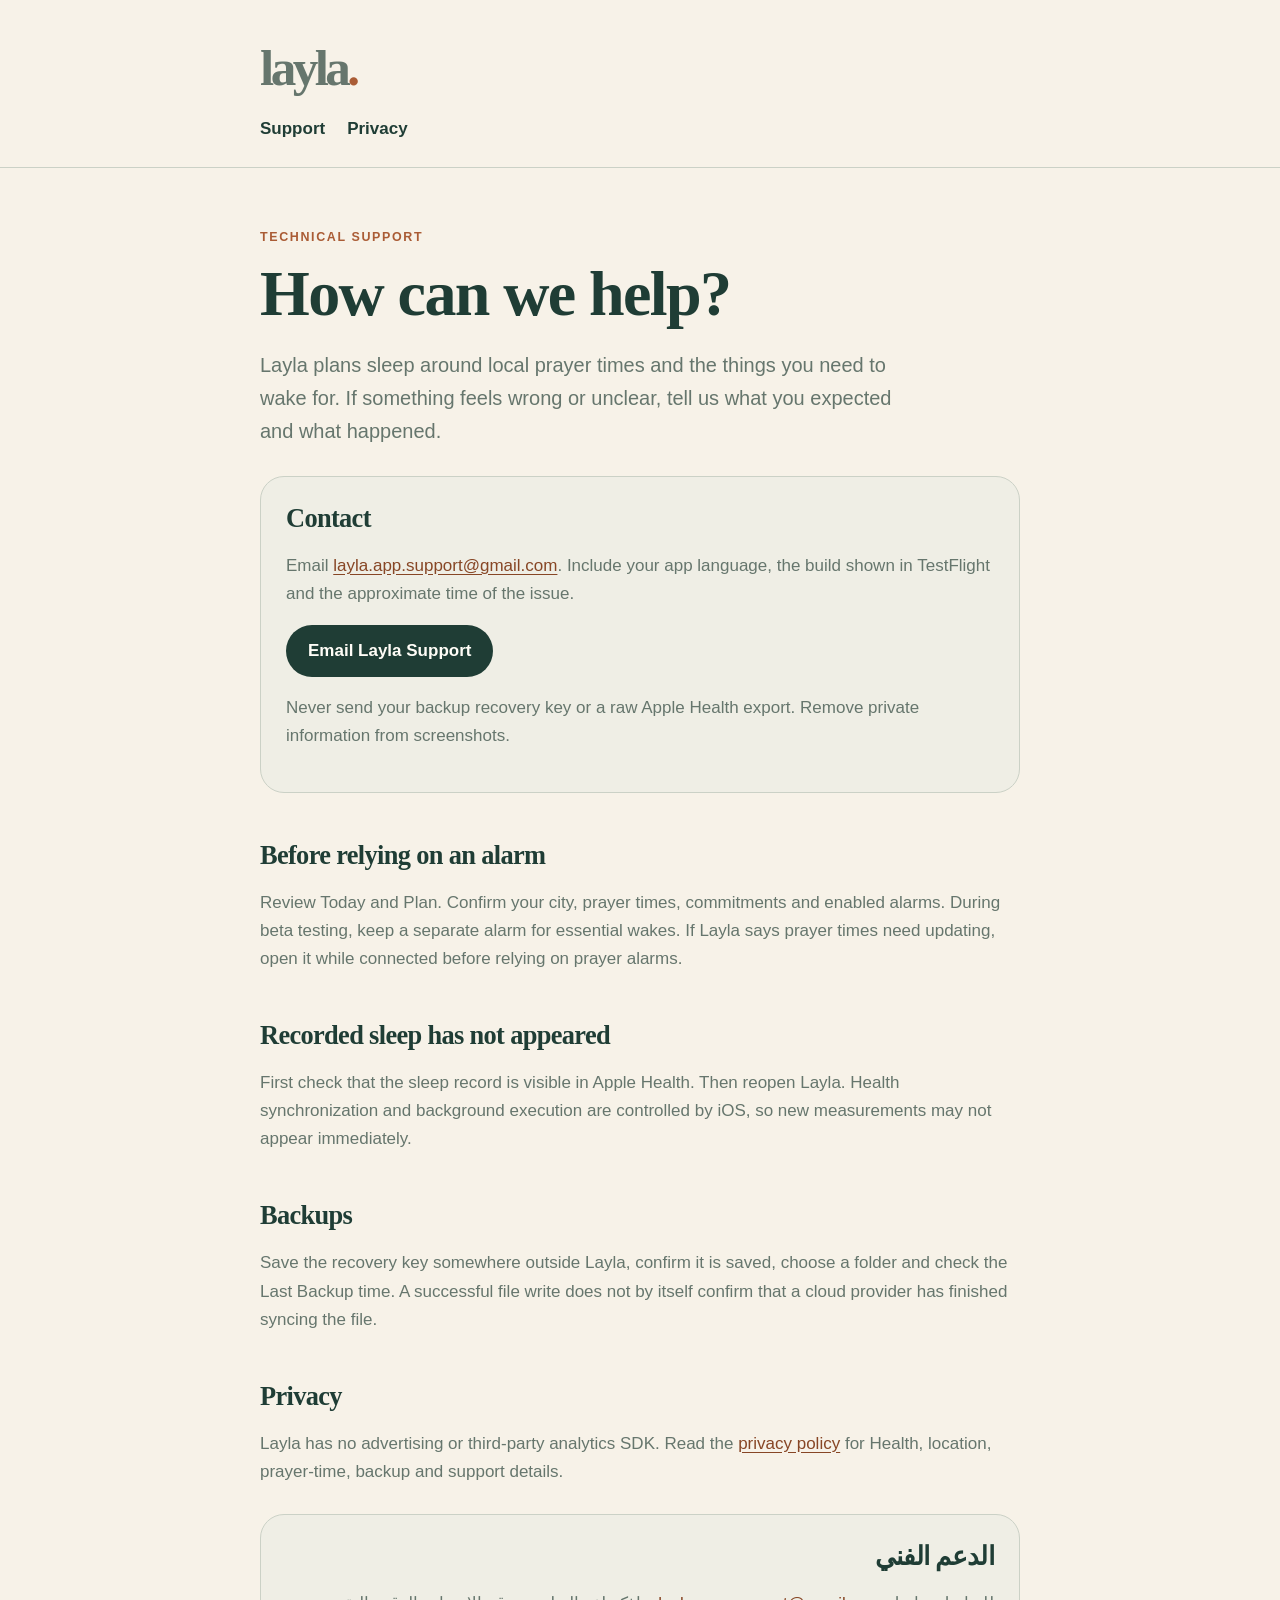
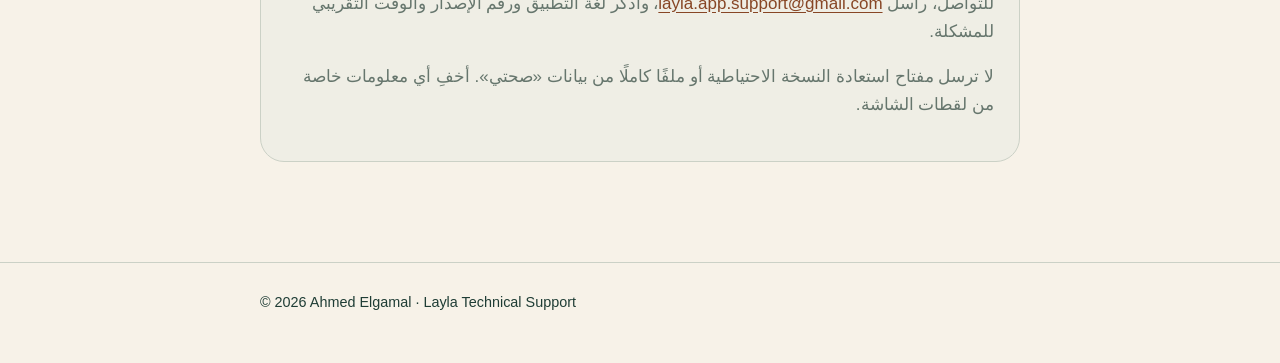
<file: index.html>
<!doctype html>
<html lang="en">
<head>
  <meta charset="utf-8">
  <meta name="viewport" content="width=device-width, initial-scale=1">
  <meta name="description" content="Support and privacy information for the Layla sleep planner.">
  <title>Layla Support</title>
  <link rel="stylesheet" href="styles.css">
</head>
<body>
  <header>
    <div class="shell">
      <p class="brand" aria-label="Layla">layla<span>.</span></p>
      <nav aria-label="Main navigation">
        <a href="index.html" aria-current="page">Support</a>
        <a href="privacy.html">Privacy</a>
      </nav>
    </div>
  </header>
  <main class="shell">
    <p class="eyebrow">Technical support</p>
    <h1>How can we help?</h1>
    <p class="lead">Layla plans sleep around local prayer times and the things you need to wake for. If something feels wrong or unclear, tell us what you expected and what happened.</p>

    <div class="card">
      <h2>Contact</h2>
      <p>Email <a href="mailto:layla.app.support@gmail.com">layla.app.support@gmail.com</a>. Include your app language, the build shown in TestFlight and the approximate time of the issue.</p>
      <p><a class="button" href="mailto:layla.app.support@gmail.com?subject=Layla%20Support">Email Layla Support</a></p>
      <p>Never send your backup recovery key or a raw Apple Health export. Remove private information from screenshots.</p>
    </div>

    <h2>Before relying on an alarm</h2>
    <p>Review Today and Plan. Confirm your city, prayer times, commitments and enabled alarms. During beta testing, keep a separate alarm for essential wakes. If Layla says prayer times need updating, open it while connected before relying on prayer alarms.</p>

    <h2>Recorded sleep has not appeared</h2>
    <p>First check that the sleep record is visible in Apple Health. Then reopen Layla. Health synchronization and background execution are controlled by iOS, so new measurements may not appear immediately.</p>

    <h2>Backups</h2>
    <p>Save the recovery key somewhere outside Layla, confirm it is saved, choose a folder and check the Last Backup time. A successful file write does not by itself confirm that a cloud provider has finished syncing the file.</p>

    <h2>Privacy</h2>
    <p>Layla has no advertising or third-party analytics SDK. Read the <a href="privacy.html">privacy policy</a> for Health, location, prayer-time, backup and support details.</p>

    <section class="card" lang="ar" dir="rtl">
      <h2>الدعم الفني</h2>
      <p>للتواصل، راسل <a href="mailto:layla.app.support@gmail.com">layla.app.support@gmail.com</a>، واذكر لغة التطبيق ورقم الإصدار والوقت التقريبي للمشكلة.</p>
      <p>لا ترسل مفتاح استعادة النسخة الاحتياطية أو ملفًا كاملًا من بيانات «صحتي». أخفِ أي معلومات خاصة من لقطات الشاشة.</p>
    </section>
  </main>
  <footer><div class="shell">© 2026 Ahmed Elgamal · Layla Technical Support</div></footer>
</body>
</html>
</file>
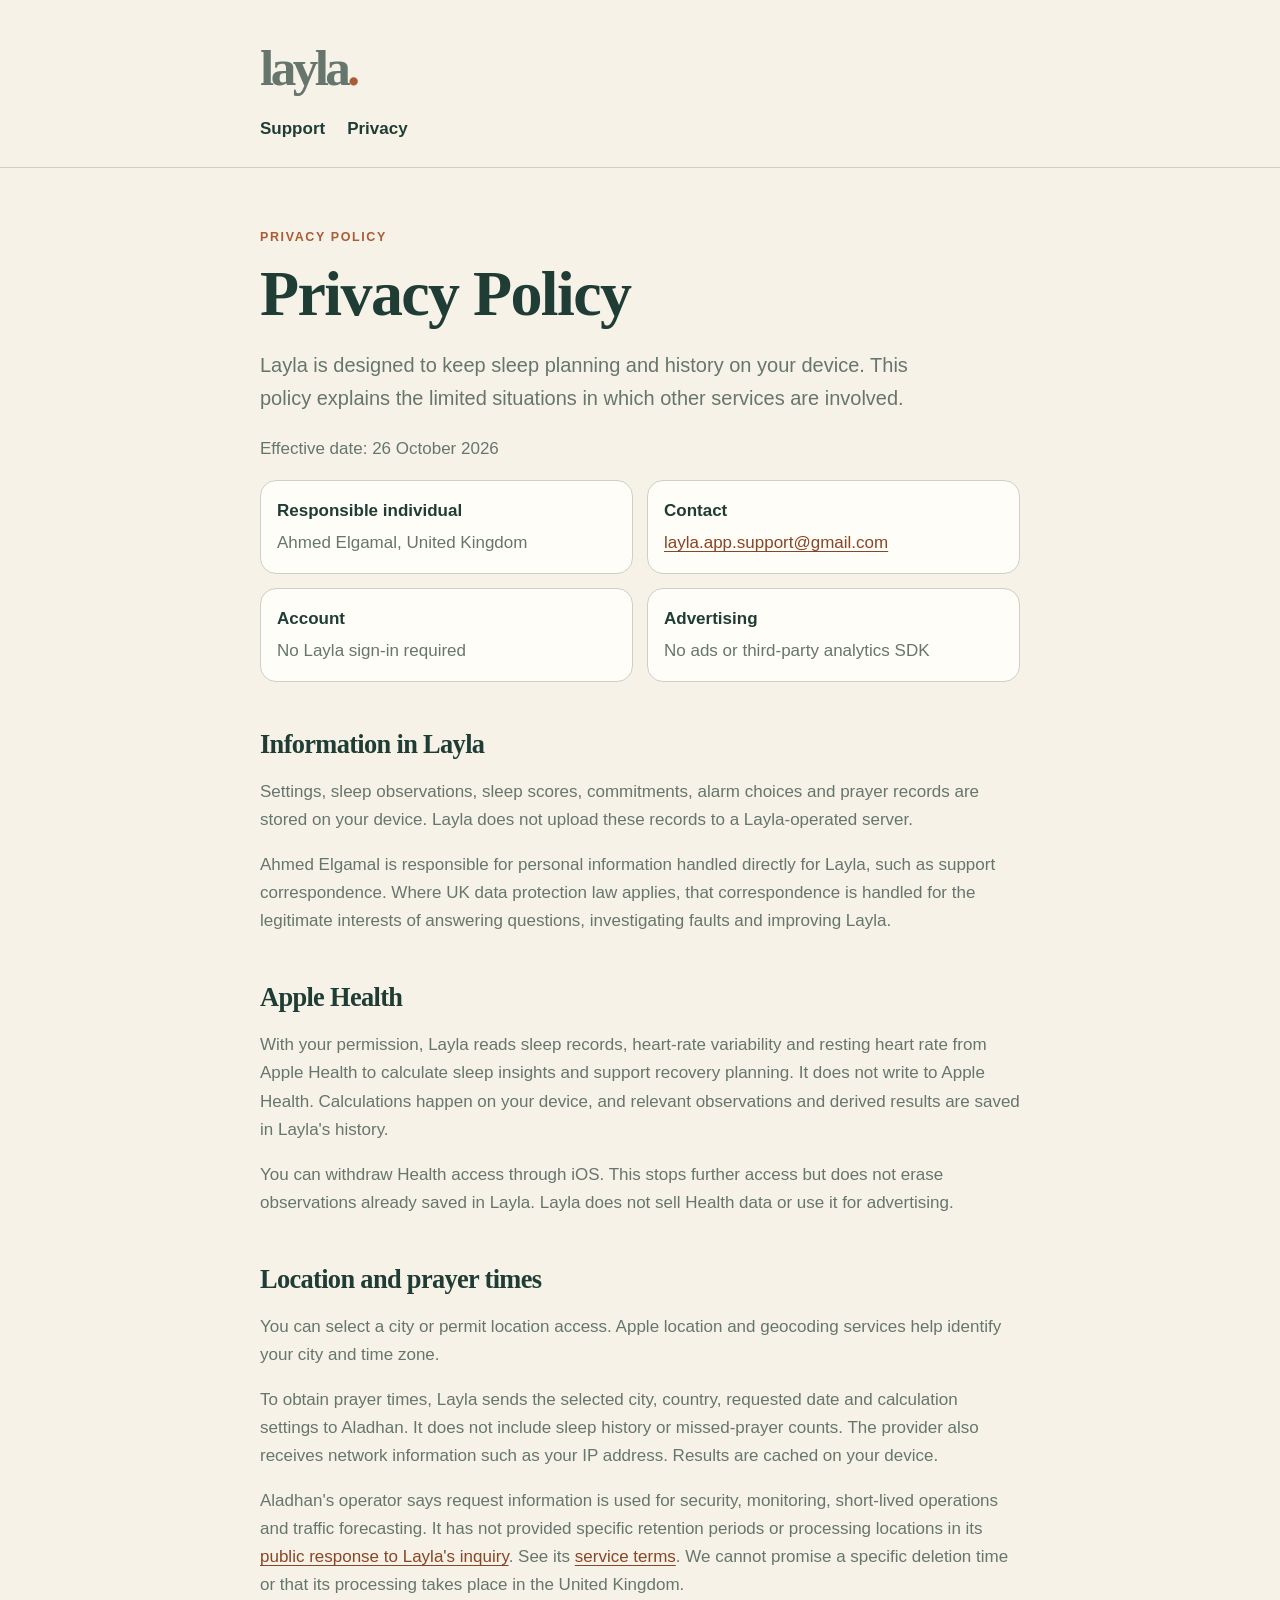
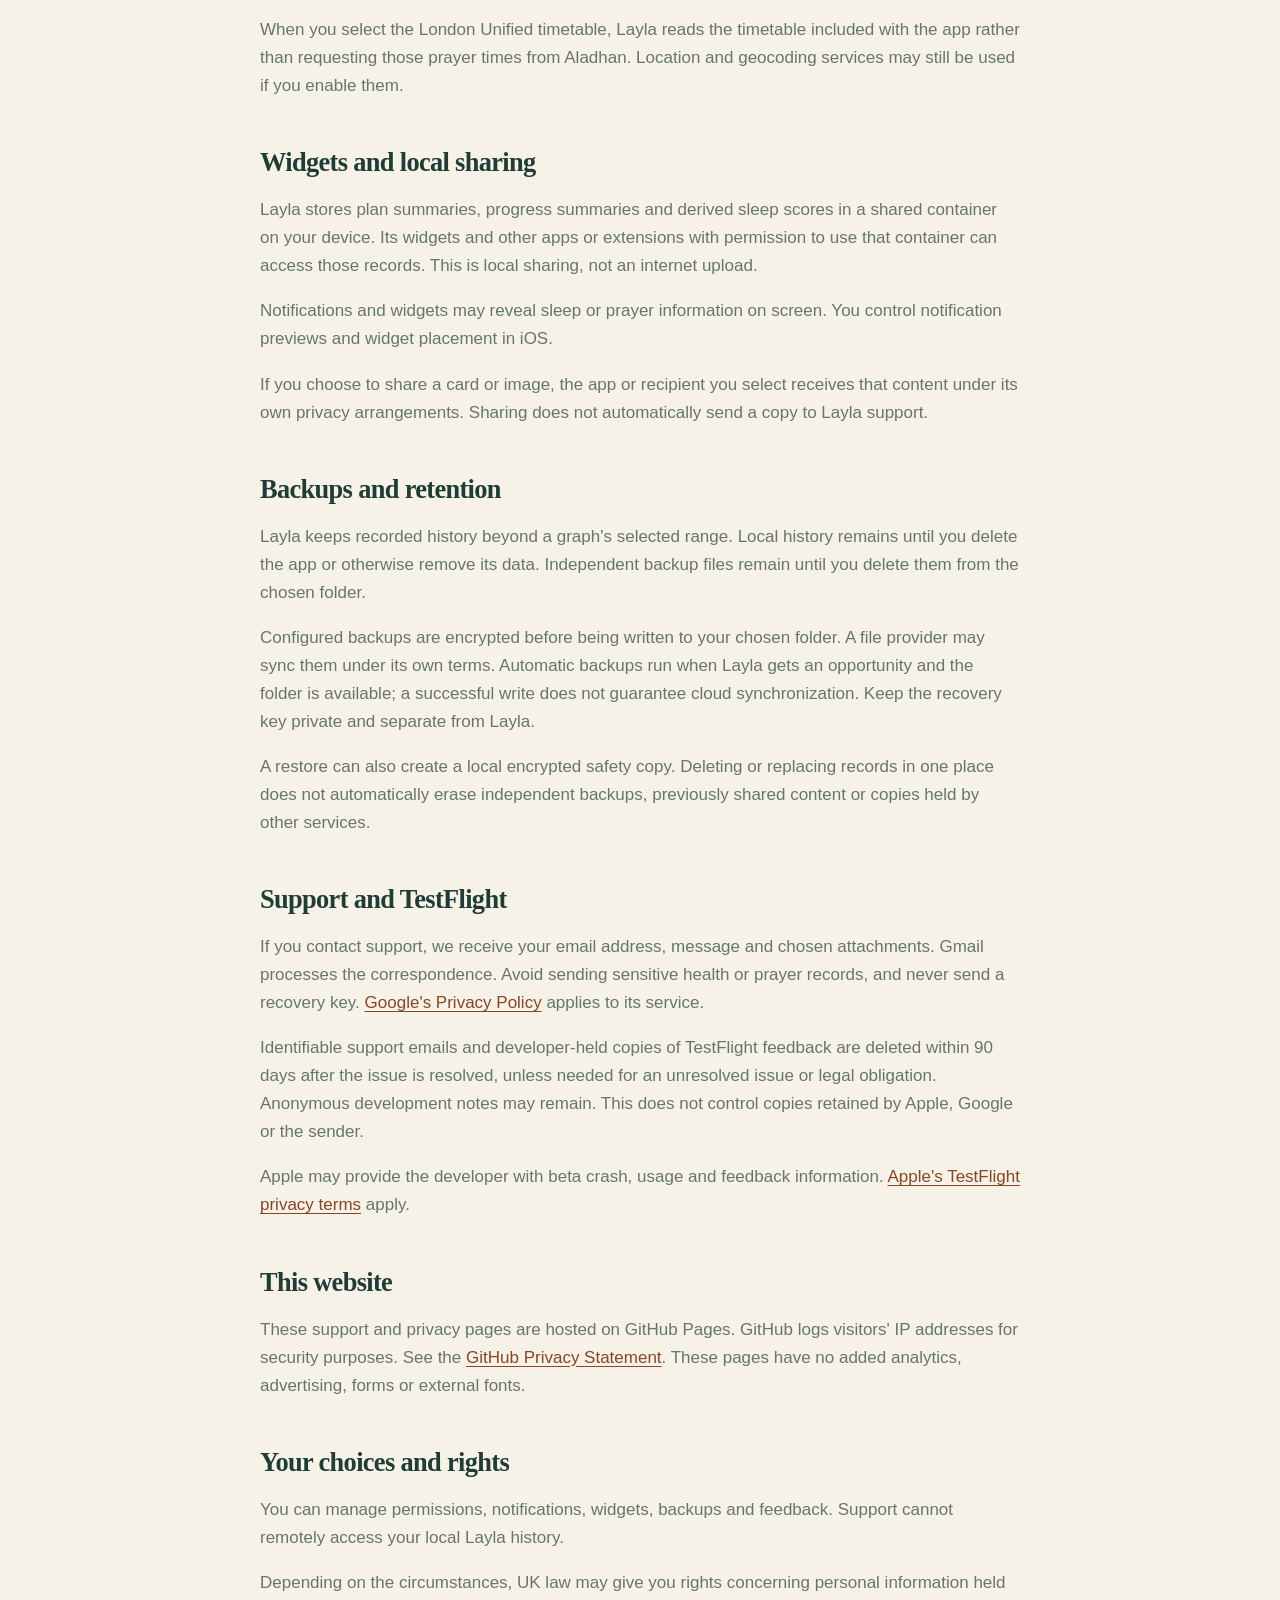
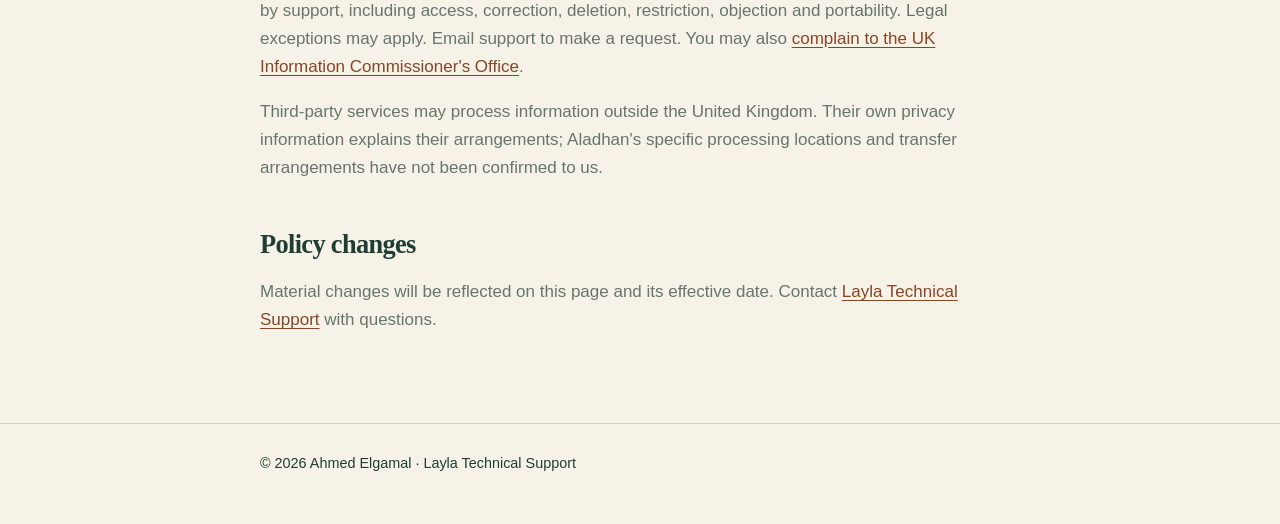
<file: privacy.html>
<!doctype html>
<html lang="en">
<head>
  <meta charset="utf-8">
  <meta name="viewport" content="width=device-width, initial-scale=1">
  <meta name="description" content="Privacy information for the Layla sleep planner.">
  <title>Privacy — Layla</title>
  <link rel="stylesheet" href="styles.css">
</head>
<body>
  <header>
    <div class="shell">
      <p class="brand" aria-label="Layla">layla<span>.</span></p>
      <nav aria-label="Main navigation">
        <a href="index.html">Support</a>
        <a href="privacy.html" aria-current="page">Privacy</a>
      </nav>
    </div>
  </header>
  <main class="shell">
    <p class="eyebrow">Privacy policy</p>
    <h1>Privacy Policy</h1>
    <p class="lead">Layla is designed to keep sleep planning and history on your device. This policy explains the limited situations in which other services are involved.</p>
    <p>Effective date: 26 October 2026</p>

    <div class="facts">
      <div><strong>Responsible individual</strong><p>Ahmed Elgamal, United Kingdom</p></div>
      <div><strong>Contact</strong><p><a href="mailto:layla.app.support@gmail.com">layla.app.support@gmail.com</a></p></div>
      <div><strong>Account</strong><p>No Layla sign-in required</p></div>
      <div><strong>Advertising</strong><p>No ads or third-party analytics SDK</p></div>
    </div>

    <h2>Information in Layla</h2>
    <p>Settings, sleep observations, sleep scores, commitments, alarm choices and prayer records are stored on your device. Layla does not upload these records to a Layla-operated server.</p>
    <p>Ahmed Elgamal is responsible for personal information handled directly for Layla, such as support correspondence. Where UK data protection law applies, that correspondence is handled for the legitimate interests of answering questions, investigating faults and improving Layla.</p>

    <h2>Apple Health</h2>
    <p>With your permission, Layla reads sleep records, heart-rate variability and resting heart rate from Apple Health to calculate sleep insights and support recovery planning. It does not write to Apple Health. Calculations happen on your device, and relevant observations and derived results are saved in Layla's history.</p>
    <p>You can withdraw Health access through iOS. This stops further access but does not erase observations already saved in Layla. Layla does not sell Health data or use it for advertising.</p>

    <h2>Location and prayer times</h2>
    <p>You can select a city or permit location access. Apple location and geocoding services help identify your city and time zone.</p>
    <p>To obtain prayer times, Layla sends the selected city, country, requested date and calculation settings to Aladhan. It does not include sleep history or missed-prayer counts. The provider also receives network information such as your IP address. Results are cached on your device.</p>
    <p>Aladhan's operator says request information is used for security, monitoring, short-lived operations and traffic forecasting. It has not provided specific retention periods or processing locations in its <a href="https://community.islamic.network/d/301-privacy-details-for-aladhan-timingsbycity-api">public response to Layla's inquiry</a>. See its <a href="https://aladhan.com/credits-and-terms">service terms</a>. We cannot promise a specific deletion time or that its processing takes place in the United Kingdom.</p>
    <p>When you select the London Unified timetable, Layla reads the timetable included with the app rather than requesting those prayer times from Aladhan. Location and geocoding services may still be used if you enable them.</p>

    <h2>Widgets and local sharing</h2>
    <p>Layla stores plan summaries, progress summaries and derived sleep scores in a shared container on your device. Its widgets and other apps or extensions with permission to use that container can access those records. This is local sharing, not an internet upload.</p>
    <p>Notifications and widgets may reveal sleep or prayer information on screen. You control notification previews and widget placement in iOS.</p>
    <p>If you choose to share a card or image, the app or recipient you select receives that content under its own privacy arrangements. Sharing does not automatically send a copy to Layla support.</p>

    <h2>Backups and retention</h2>
    <p>Layla keeps recorded history beyond a graph's selected range. Local history remains until you delete the app or otherwise remove its data. Independent backup files remain until you delete them from the chosen folder.</p>
    <p>Configured backups are encrypted before being written to your chosen folder. A file provider may sync them under its own terms. Automatic backups run when Layla gets an opportunity and the folder is available; a successful write does not guarantee cloud synchronization. Keep the recovery key private and separate from Layla.</p>
    <p>A restore can also create a local encrypted safety copy. Deleting or replacing records in one place does not automatically erase independent backups, previously shared content or copies held by other services.</p>

    <h2>Support and TestFlight</h2>
    <p>If you contact support, we receive your email address, message and chosen attachments. Gmail processes the correspondence. Avoid sending sensitive health or prayer records, and never send a recovery key. <a href="https://policies.google.com/privacy">Google's Privacy Policy</a> applies to its service.</p>
    <p>Identifiable support emails and developer-held copies of TestFlight feedback are deleted within 90 days after the issue is resolved, unless needed for an unresolved issue or legal obligation. Anonymous development notes may remain. This does not control copies retained by Apple, Google or the sender.</p>
    <p>Apple may provide the developer with beta crash, usage and feedback information. <a href="https://www.apple.com/legal/internet-services/itunes/testflight/">Apple's TestFlight privacy terms</a> apply.</p>

    <h2>This website</h2>
    <p>These support and privacy pages are hosted on GitHub Pages. GitHub logs visitors' IP addresses for security purposes. See the <a href="https://docs.github.com/en/site-policy/privacy-policies/github-general-privacy-statement">GitHub Privacy Statement</a>. These pages have no added analytics, advertising, forms or external fonts.</p>

    <h2>Your choices and rights</h2>
    <p>You can manage permissions, notifications, widgets, backups and feedback. Support cannot remotely access your local Layla history.</p>
    <p>Depending on the circumstances, UK law may give you rights concerning personal information held by support, including access, correction, deletion, restriction, objection and portability. Legal exceptions may apply. Email support to make a request. You may also <a href="https://ico.org.uk/make-a-complaint/">complain to the UK Information Commissioner's Office</a>.</p>
    <p>Third-party services may process information outside the United Kingdom. Their own privacy information explains their arrangements; Aladhan's specific processing locations and transfer arrangements have not been confirmed to us.</p>

    <h2>Policy changes</h2>
    <p>Material changes will be reflected on this page and its effective date. Contact <a href="mailto:layla.app.support@gmail.com">Layla Technical Support</a> with questions.</p>
  </main>
  <footer><div class="shell">© 2026 Ahmed Elgamal · Layla Technical Support</div></footer>
</body>
</html>
</file>
<file: styles.css>
:root {
  color-scheme: light;
  --cream: #f7f2e8;
  --paper: #fffdf7;
  --green: #1f3d35;
  --muted: #66766d;
  --copper: #aa5c35;
  --line: #cbd1c6;
  --panel: #efeee5;
}

* { box-sizing: border-box; }

body {
  margin: 0;
  background: var(--cream);
  color: var(--green);
  font-family: -apple-system, BlinkMacSystemFont, "Segoe UI", sans-serif;
  font-size: 17px;
  line-height: 1.65;
}

a { color: #874625; text-underline-offset: 0.18em; }
a:hover { color: var(--copper); }

.shell { width: min(760px, calc(100% - 40px)); margin: 0 auto; }

header { padding: 42px 0 24px; border-bottom: 1px solid var(--line); }
.brand { margin: 0; font: 700 3.2rem/1 Georgia, serif; letter-spacing: -0.07em; }
.brand span { color: var(--copper); }
nav { margin-top: 22px; display: flex; gap: 22px; flex-wrap: wrap; }
nav a { color: var(--green); font-weight: 650; text-decoration: none; }

main { padding: 46px 0 72px; }
h1, h2 { font-family: Georgia, serif; letter-spacing: -0.025em; }
h1 { font-size: clamp(2.3rem, 8vw, 4rem); line-height: 1.05; margin: 0 0 22px; }
h2 { font-size: 1.65rem; line-height: 1.25; margin: 46px 0 12px; }
h3 { font-size: 1.05rem; margin: 28px 0 8px; }
p, li { color: var(--muted); }
strong { color: var(--green); }

.lead { font-size: 1.25rem; max-width: 660px; }
.eyebrow { color: var(--copper); font-size: 0.78rem; font-weight: 750; letter-spacing: 0.13em; text-transform: uppercase; }
.card { background: var(--panel); border: 1px solid var(--line); border-radius: 24px; margin: 28px 0; padding: 25px; }
.card h2, .card h3 { margin-top: 0; }
.button { display: inline-block; background: var(--green); color: var(--paper); border-radius: 999px; padding: 12px 22px; font-weight: 700; text-decoration: none; }
.button:hover { color: white; background: #2b5146; }
.draft { background: #f5e5d7; border: 1px solid #d9b399; color: #6f351c; border-radius: 14px; padding: 12px 16px; }
.draft strong { color: #6f351c; }
.facts { display: grid; grid-template-columns: 1fr 1fr; gap: 14px; }
.facts div { background: var(--paper); border: 1px solid var(--line); border-radius: 16px; padding: 16px; }
.facts p { margin: 4px 0 0; }

footer { border-top: 1px solid var(--line); padding: 28px 0 48px; font-size: 0.9rem; }

@media (max-width: 620px) {
  .shell { width: min(100% - 28px, 760px); }
  header { padding-top: 30px; }
  .brand { font-size: 2.7rem; }
  main { padding-top: 34px; }
  .facts { grid-template-columns: 1fr; }
  .card { padding: 20px; }
}

@media (prefers-reduced-motion: no-preference) {
  a { transition: color 140ms ease, background 140ms ease; }
}
</file>
